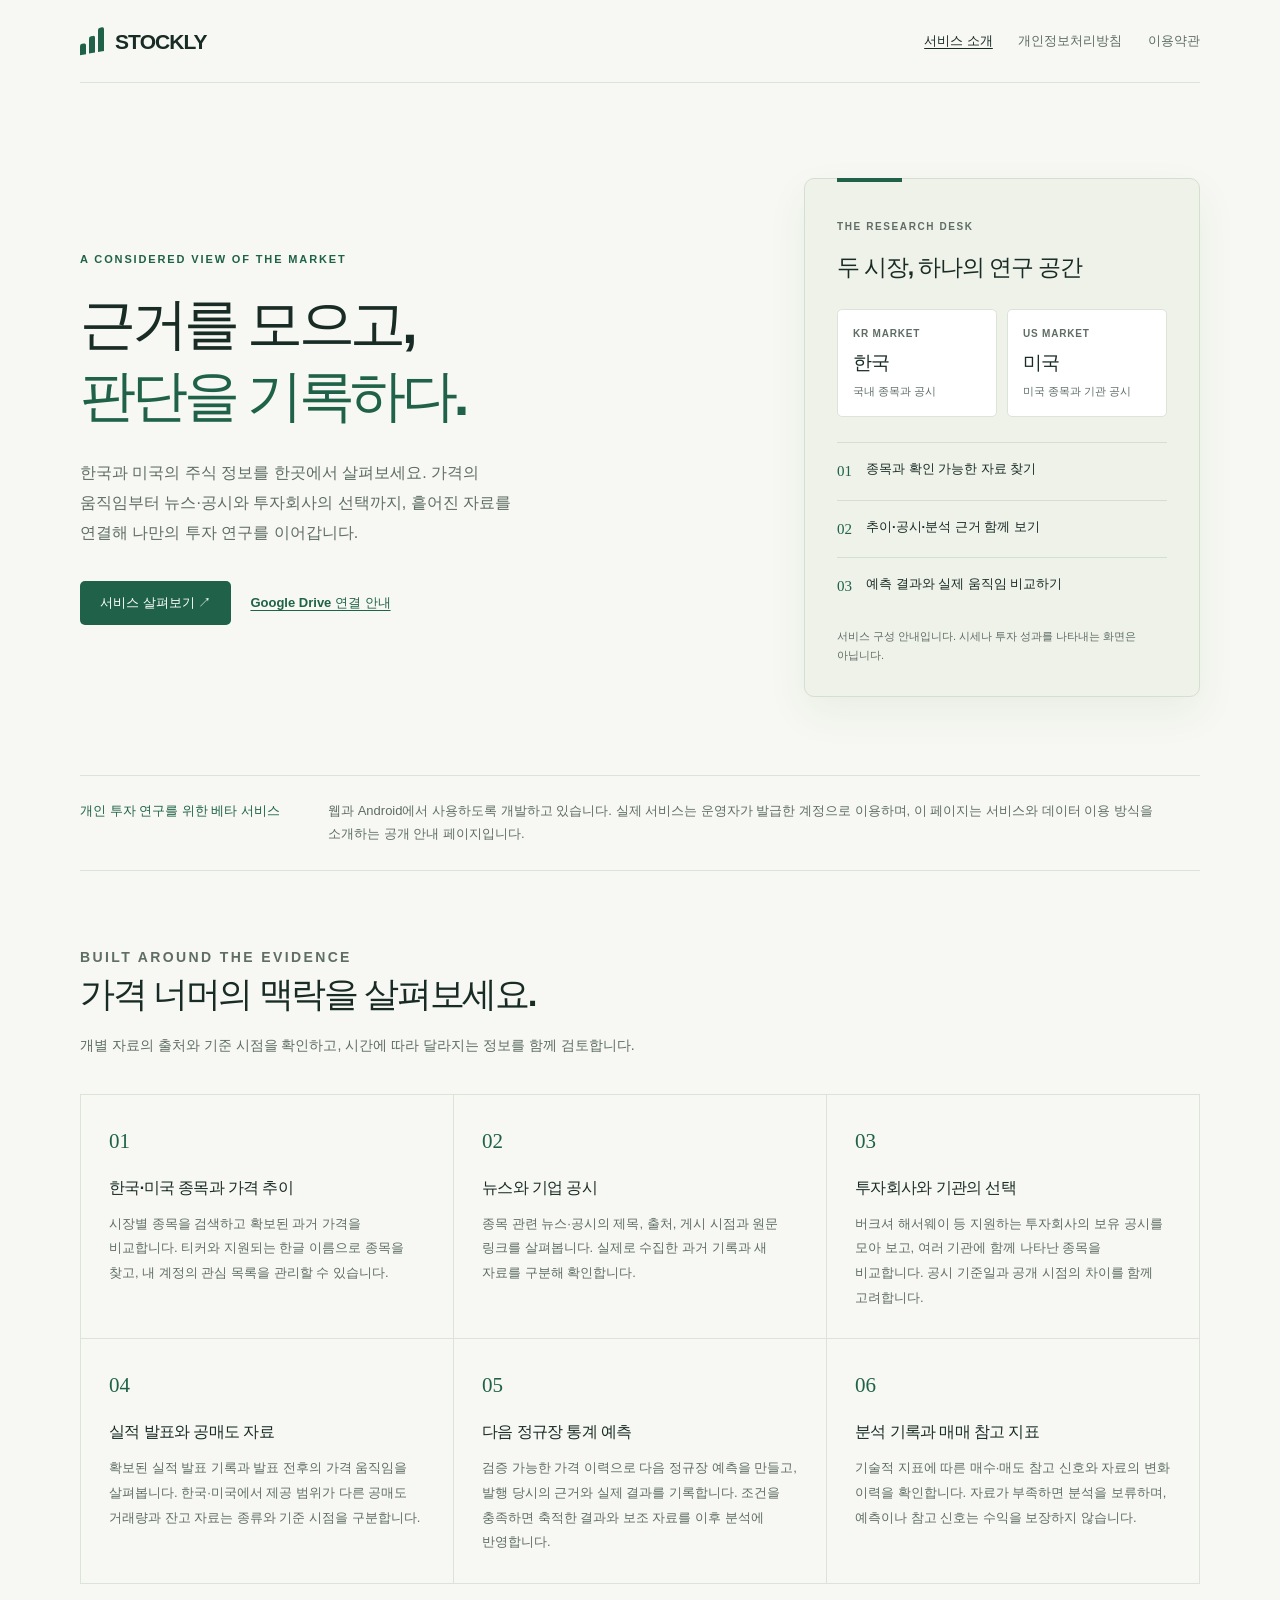
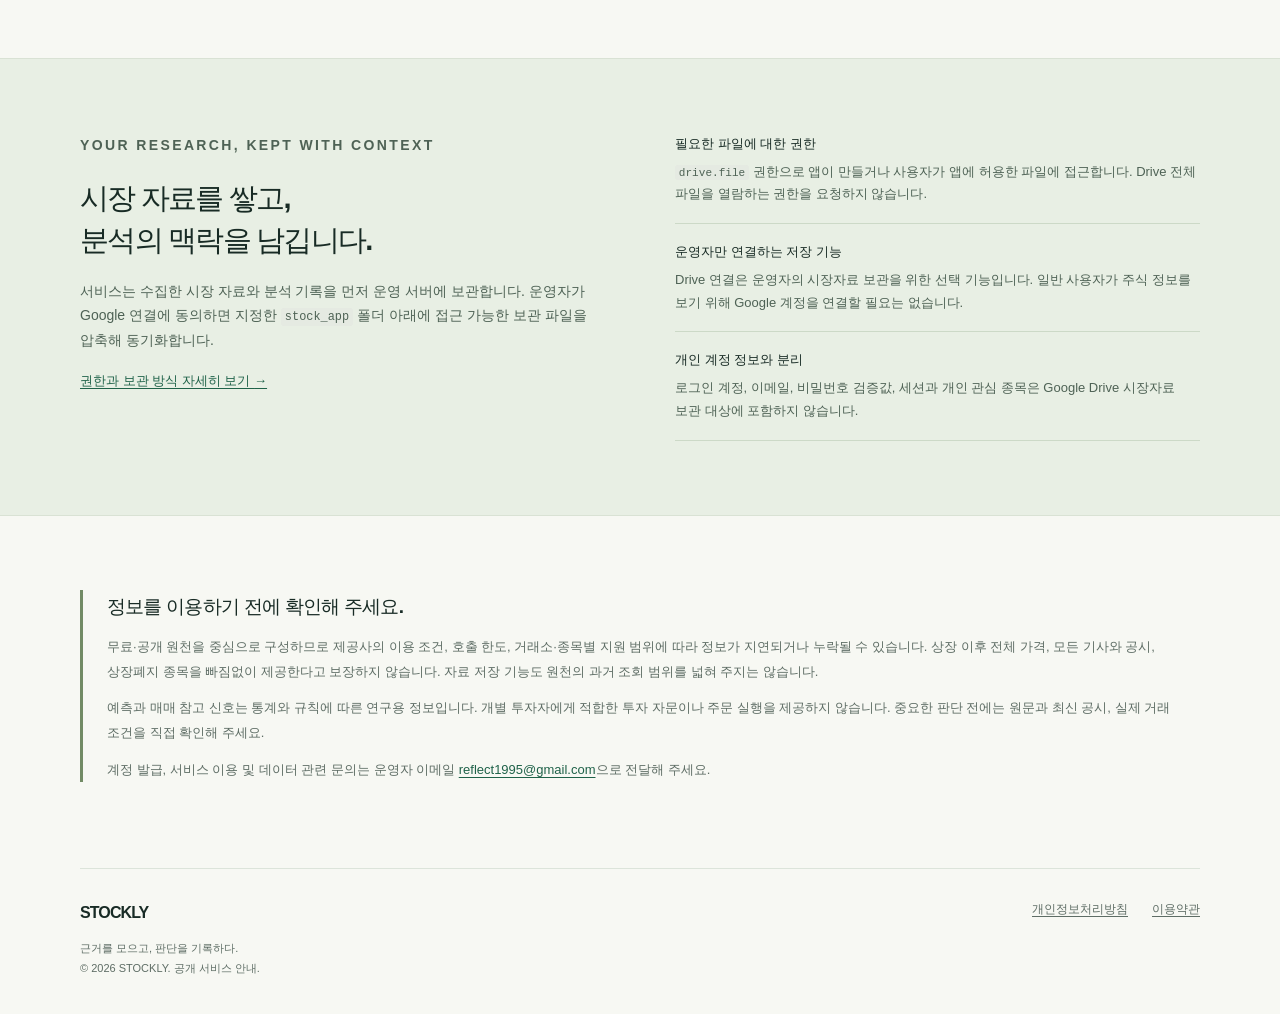
<file: index.html>
<!doctype html>
<html lang="ko">
<head>
  <meta charset="utf-8">
  <meta name="viewport" content="width=device-width, initial-scale=1">
  <meta name="description" content="STOCKLY는 한국·미국 주식의 가격, 뉴스, 공시와 분석 기록을 함께 살펴보는 개인 투자 연구 서비스입니다.">
  <meta name="theme-color" content="#1f6249">
  <meta name="google-site-verification" content="CKMnOQkIl0W7C4o9uQ8UkVCAozVMUArzRsurbURyzhg">
  <title>STOCKLY — 근거를 모으고, 판단을 기록하다</title>
  <link rel="canonical" href="https://tranzal.github.io/">
  <link rel="stylesheet" href="styles.css">
</head>
<body>
  <a class="skip" href="#main">본문으로 건너뛰기</a>
  <div class="shell">
    <header class="site-header">
      <a class="brand" href="index.html" aria-label="STOCKLY 홈"><span class="brand-mark" aria-hidden="true"><i></i><i></i><i></i></span>STOCKLY</a>
      <nav class="site-nav" aria-label="주요 메뉴">
        <a href="index.html" aria-current="page">서비스 소개</a>
        <a href="privacy.html">개인정보처리방침</a>
        <a href="terms.html">이용약관</a>
      </nav>
    </header>
    <main id="main">
      <section class="hero" aria-labelledby="hero-title">
        <div class="hero-copy">
          <p class="eyebrow">A considered view of the market</p>
          <h1 id="hero-title">근거를 모으고,<br><span>판단을 기록하다.</span></h1>
          <p>한국과 미국의 주식 정보를 한곳에서 살펴보세요. 가격의 움직임부터 뉴스·공시와 투자회사의 선택까지, 흩어진 자료를 연결해 나만의 투자 연구를 이어갑니다.</p>
          <div class="hero-actions">
            <a class="button" href="#features">서비스 살펴보기 <span aria-hidden="true">&nbsp;↗</span></a>
            <a class="subtle-link" href="privacy.html#google-drive">Google Drive 연결 안내</a>
          </div>
        </div>
        <aside class="research-card" aria-label="STOCKLY 연구 흐름">
          <span class="card-kicker">THE RESEARCH DESK</span>
          <h2>두 시장, 하나의 연구 공간</h2>
          <div class="market-pair">
            <div class="market"><span>KR MARKET</span><strong>한국</strong><small>국내 종목과 공시</small></div>
            <div class="market"><span>US MARKET</span><strong>미국</strong><small>미국 종목과 기관 공시</small></div>
          </div>
          <ol class="research-flow">
            <li><b>01</b><span>종목과 확인 가능한 자료 찾기</span></li>
            <li><b>02</b><span>추이·공시·분석 근거 함께 보기</span></li>
            <li><b>03</b><span>예측 결과와 실제 움직임 비교하기</span></li>
          </ol>
          <p class="card-note">서비스 구성 안내입니다. 시세나 투자 성과를 나타내는 화면은 아닙니다.</p>
        </aside>
      </section>
      <div class="intro-band">
        <strong>개인 투자 연구를 위한 베타 서비스</strong>
        <p>웹과 Android에서 사용하도록 개발하고 있습니다. 실제 서비스는 운영자가 발급한 계정으로 이용하며, 이 페이지는 서비스와 데이터 이용 방식을 소개하는 공개 안내 페이지입니다.</p>
      </div>
      <section class="section" id="features" aria-labelledby="features-title">
        <div class="section-heading">
          <p class="eyebrow">Built around the evidence</p>
          <h2 id="features-title">가격 너머의 맥락을 살펴보세요.</h2>
          <p>개별 자료의 출처와 기준 시점을 확인하고, 시간에 따라 달라지는 정보를 함께 검토합니다.</p>
        </div>
        <div class="feature-grid">
          <article class="feature"><span class="feature-number">01</span><h3>한국·미국 종목과 가격 추이</h3><p>시장별 종목을 검색하고 확보된 과거 가격을 비교합니다. 티커와 지원되는 한글 이름으로 종목을 찾고, 내 계정의 관심 목록을 관리할 수 있습니다.</p></article>
          <article class="feature"><span class="feature-number">02</span><h3>뉴스와 기업 공시</h3><p>종목 관련 뉴스·공시의 제목, 출처, 게시 시점과 원문 링크를 살펴봅니다. 실제로 수집한 과거 기록과 새 자료를 구분해 확인합니다.</p></article>
          <article class="feature"><span class="feature-number">03</span><h3>투자회사와 기관의 선택</h3><p>버크셔 해서웨이 등 지원하는 투자회사의 보유 공시를 모아 보고, 여러 기관에 함께 나타난 종목을 비교합니다. 공시 기준일과 공개 시점의 차이를 함께 고려합니다.</p></article>
          <article class="feature"><span class="feature-number">04</span><h3>실적 발표와 공매도 자료</h3><p>확보된 실적 발표 기록과 발표 전후의 가격 움직임을 살펴봅니다. 한국·미국에서 제공 범위가 다른 공매도 거래량과 잔고 자료는 종류와 기준 시점을 구분합니다.</p></article>
          <article class="feature"><span class="feature-number">05</span><h3>다음 정규장 통계 예측</h3><p>검증 가능한 가격 이력으로 다음 정규장 예측을 만들고, 발행 당시의 근거와 실제 결과를 기록합니다. 조건을 충족하면 축적한 결과와 보조 자료를 이후 분석에 반영합니다.</p></article>
          <article class="feature"><span class="feature-number">06</span><h3>분석 기록과 매매 참고 지표</h3><p>기술적 지표에 따른 매수·매도 참고 신호와 자료의 변화 이력을 확인합니다. 자료가 부족하면 분석을 보류하며, 예측이나 참고 신호는 수익을 보장하지 않습니다.</p></article>
        </div>
      </section>
    </main>
  </div>
  <section class="tint" aria-labelledby="drive-title">
    <div class="shell section split">
      <div>
        <p class="eyebrow">Your research, kept with context</p>
        <h2 id="drive-title">시장 자료를 쌓고,<br>분석의 맥락을 남깁니다.</h2>
        <p>서비스는 수집한 시장 자료와 분석 기록을 먼저 운영 서버에 보관합니다. 운영자가 Google 연결에 동의하면 지정한 <code>stock_app</code> 폴더 아래에 접근 가능한 보관 파일을 압축해 동기화합니다.</p>
        <a class="subtle-link" href="privacy.html#google-drive">권한과 보관 방식 자세히 보기 <span aria-hidden="true">→</span></a>
      </div>
      <dl class="facts">
        <div><dt>필요한 파일에 대한 권한</dt><dd><code>drive.file</code> 권한으로 앱이 만들거나 사용자가 앱에 허용한 파일에 접근합니다. Drive 전체 파일을 열람하는 권한을 요청하지 않습니다.</dd></div>
        <div><dt>운영자만 연결하는 저장 기능</dt><dd>Drive 연결은 운영자의 시장자료 보관을 위한 선택 기능입니다. 일반 사용자가 주식 정보를 보기 위해 Google 계정을 연결할 필요는 없습니다.</dd></div>
        <div><dt>개인 계정 정보와 분리</dt><dd>로그인 계정, 이메일, 비밀번호 검증값, 세션과 개인 관심 종목은 Google Drive 시장자료 보관 대상에 포함하지 않습니다.</dd></div>
      </dl>
    </div>
  </section>
  <div class="shell">
    <section class="section" aria-labelledby="limits-title">
      <div class="notice">
        <h2 id="limits-title">정보를 이용하기 전에 확인해 주세요.</h2>
        <p>무료·공개 원천을 중심으로 구성하므로 제공사의 이용 조건, 호출 한도, 거래소·종목별 지원 범위에 따라 정보가 지연되거나 누락될 수 있습니다. 상장 이후 전체 가격, 모든 기사와 공시, 상장폐지 종목을 빠짐없이 제공한다고 보장하지 않습니다. 자료 저장 기능도 원천의 과거 조회 범위를 넓혀 주지는 않습니다.</p>
        <p>예측과 매매 참고 신호는 통계와 규칙에 따른 연구용 정보입니다. 개별 투자자에게 적합한 투자 자문이나 주문 실행을 제공하지 않습니다. 중요한 판단 전에는 원문과 최신 공시, 실제 거래 조건을 직접 확인해 주세요.</p>
        <p>계정 발급, 서비스 이용 및 데이터 관련 문의는 운영자 이메일 <a href="mailto:reflect1995@gmail.com">reflect1995@gmail.com</a>으로 전달해 주세요.</p>
      </div>
    </section>
    <footer class="site-footer">
      <div><a class="brand" href="index.html">STOCKLY</a><p>근거를 모으고, 판단을 기록하다.<br>© 2026 STOCKLY. 공개 서비스 안내.</p></div>
      <nav class="footer-links" aria-label="정책 메뉴"><a href="privacy.html">개인정보처리방침</a><a href="terms.html">이용약관</a></nav>
    </footer>
  </div>
</body>
</html>
</file>
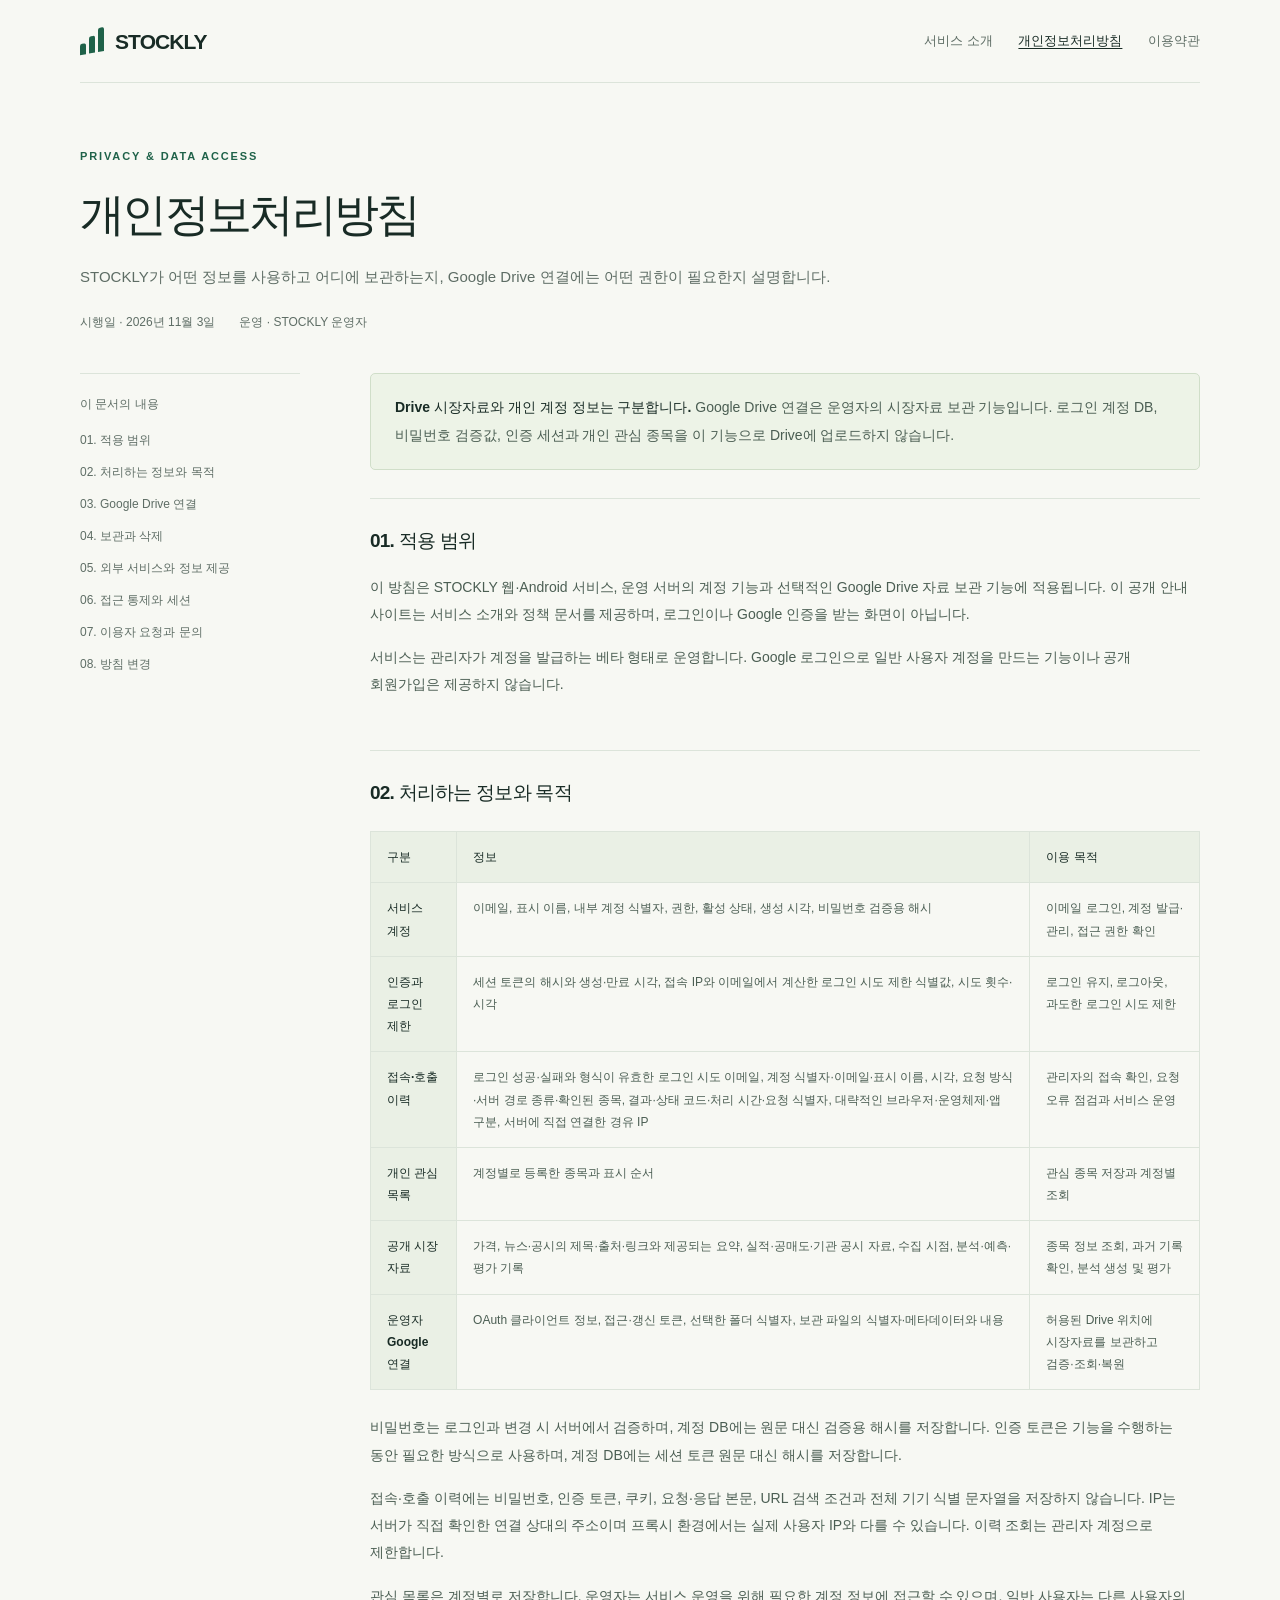
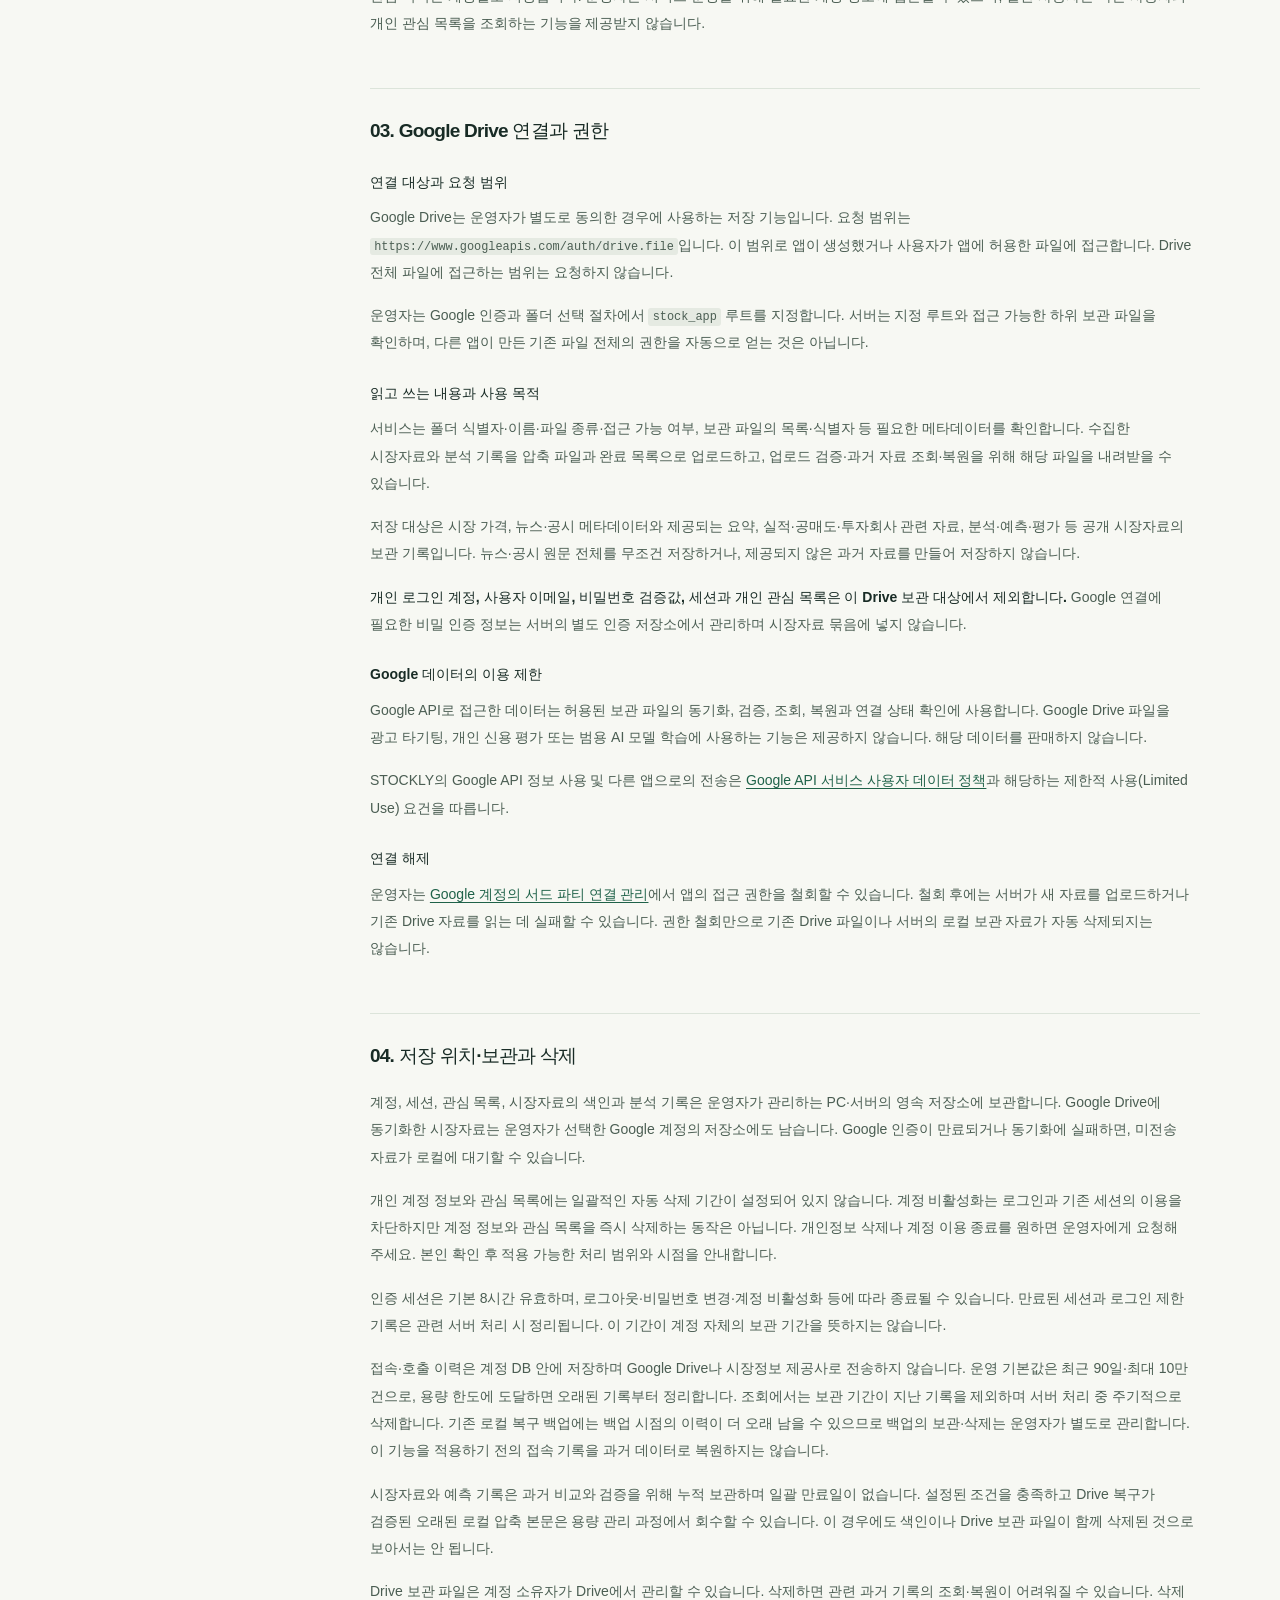
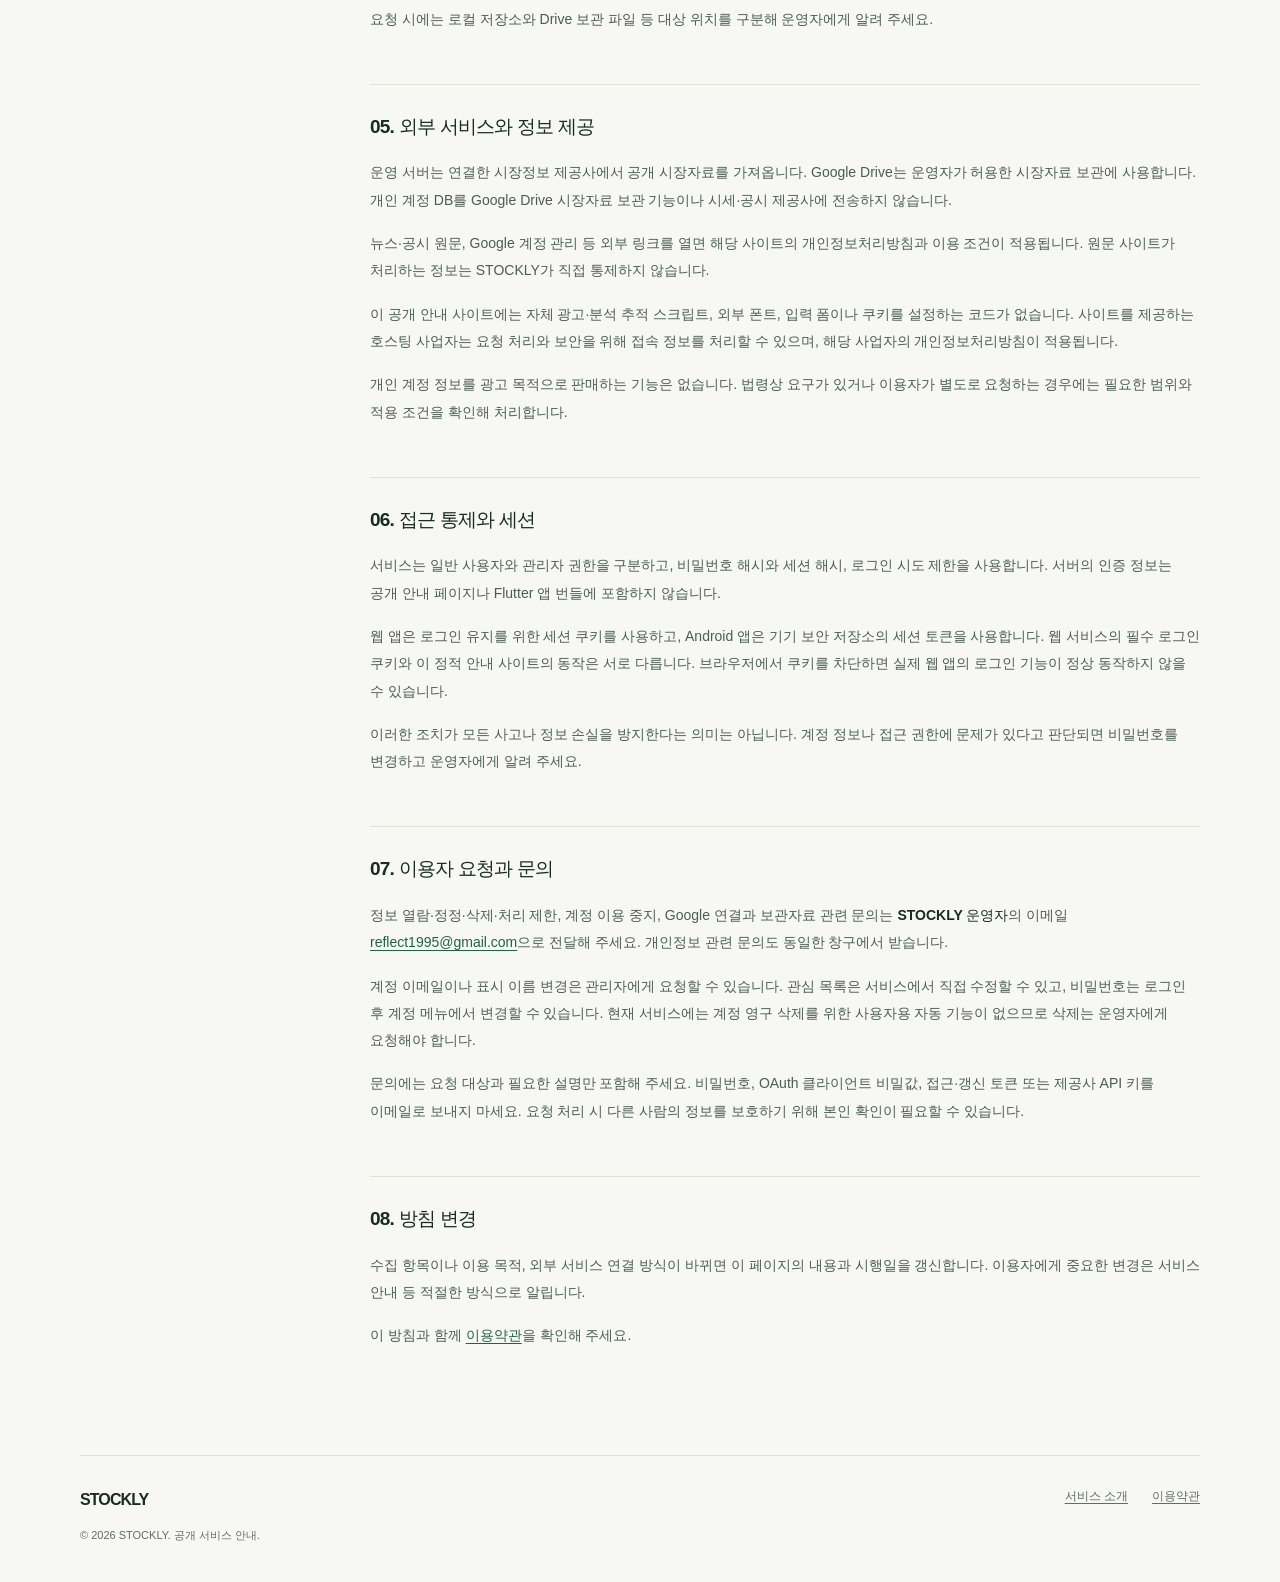
<file: privacy.html>
<!doctype html>
<html lang="ko">
<head>
  <meta charset="utf-8">
  <meta name="viewport" content="width=device-width, initial-scale=1">
  <meta name="description" content="STOCKLY의 계정 정보 처리, Google Drive 권한과 데이터 보관, 이용자 요청 방법을 안내합니다.">
  <meta name="theme-color" content="#1f6249">
  <title>개인정보처리방침 — STOCKLY</title>
  <link rel="canonical" href="https://tranzal.github.io/privacy.html">
  <link rel="stylesheet" href="styles.css">
</head>
<body>
  <a class="skip" href="#main">본문으로 건너뛰기</a>
  <div class="shell">
    <header class="site-header">
      <a class="brand" href="index.html" aria-label="STOCKLY 홈"><span class="brand-mark" aria-hidden="true"><i></i><i></i><i></i></span>STOCKLY</a>
      <nav class="site-nav" aria-label="주요 메뉴"><a href="index.html">서비스 소개</a><a href="privacy.html" aria-current="page">개인정보처리방침</a><a href="terms.html">이용약관</a></nav>
    </header>
    <main id="main">
      <header class="document-header">
        <p class="eyebrow">Privacy &amp; data access</p>
        <h1>개인정보처리방침</h1>
        <p class="lead">STOCKLY가 어떤 정보를 사용하고 어디에 보관하는지, Google Drive 연결에는 어떤 권한이 필요한지 설명합니다.</p>
        <div class="document-meta"><span>시행일 · 2026년 11월 3일</span><span>운영 · STOCKLY 운영자</span></div>
      </header>
      <div class="document-layout">
        <aside class="contents" aria-label="개인정보처리방침 목차"><h2>이 문서의 내용</h2><ol><li><a href="#scope">01. 적용 범위</a></li><li><a href="#collected-data">02. 처리하는 정보와 목적</a></li><li><a href="#google-drive">03. Google Drive 연결</a></li><li><a href="#retention">04. 보관과 삭제</a></li><li><a href="#sharing">05. 외부 서비스와 정보 제공</a></li><li><a href="#protection">06. 접근 통제와 세션</a></li><li><a href="#requests">07. 이용자 요청과 문의</a></li><li><a href="#changes">08. 방침 변경</a></li></ol></aside>
        <article class="document" aria-label="개인정보처리방침 본문">
          <div class="policy-note"><p><strong>Drive 시장자료와 개인 계정 정보는 구분합니다.</strong> Google Drive 연결은 운영자의 시장자료 보관 기능입니다. 로그인 계정 DB, 비밀번호 검증값, 인증 세션과 개인 관심 종목을 이 기능으로 Drive에 업로드하지 않습니다.</p></div>
          <section id="scope"><h2>01. 적용 범위</h2><p>이 방침은 STOCKLY 웹·Android 서비스, 운영 서버의 계정 기능과 선택적인 Google Drive 자료 보관 기능에 적용됩니다. 이 공개 안내 사이트는 서비스 소개와 정책 문서를 제공하며, 로그인이나 Google 인증을 받는 화면이 아닙니다.</p><p>서비스는 관리자가 계정을 발급하는 베타 형태로 운영합니다. Google 로그인으로 일반 사용자 계정을 만드는 기능이나 공개 회원가입은 제공하지 않습니다.</p></section>
          <section id="collected-data"><h2>02. 처리하는 정보와 목적</h2><div class="table-wrap" role="region" aria-label="정보별 이용 목적 표" tabindex="0"><table><thead><tr><th scope="col">구분</th><th scope="col">정보</th><th scope="col">이용 목적</th></tr></thead><tbody><tr><th scope="row">서비스 계정</th><td>이메일, 표시 이름, 내부 계정 식별자, 권한, 활성 상태, 생성 시각, 비밀번호 검증용 해시</td><td>이메일 로그인, 계정 발급·관리, 접근 권한 확인</td></tr><tr><th scope="row">인증과 로그인 제한</th><td>세션 토큰의 해시와 생성·만료 시각, 접속 IP와 이메일에서 계산한 로그인 시도 제한 식별값, 시도 횟수·시각</td><td>로그인 유지, 로그아웃, 과도한 로그인 시도 제한</td></tr><tr><th scope="row">접속·호출 이력</th><td>로그인 성공·실패와 형식이 유효한 로그인 시도 이메일, 계정 식별자·이메일·표시 이름, 시각, 요청 방식·서버 경로 종류·확인된 종목, 결과·상태 코드·처리 시간·요청 식별자, 대략적인 브라우저·운영체제·앱 구분, 서버에 직접 연결한 경유 IP</td><td>관리자의 접속 확인, 요청 오류 점검과 서비스 운영</td></tr><tr><th scope="row">개인 관심 목록</th><td>계정별로 등록한 종목과 표시 순서</td><td>관심 종목 저장과 계정별 조회</td></tr><tr><th scope="row">공개 시장 자료</th><td>가격, 뉴스·공시의 제목·출처·링크와 제공되는 요약, 실적·공매도·기관 공시 자료, 수집 시점, 분석·예측·평가 기록</td><td>종목 정보 조회, 과거 기록 확인, 분석 생성 및 평가</td></tr><tr><th scope="row">운영자 Google 연결</th><td>OAuth 클라이언트 정보, 접근·갱신 토큰, 선택한 폴더 식별자, 보관 파일의 식별자·메타데이터와 내용</td><td>허용된 Drive 위치에 시장자료를 보관하고 검증·조회·복원</td></tr></tbody></table></div><p>비밀번호는 로그인과 변경 시 서버에서 검증하며, 계정 DB에는 원문 대신 검증용 해시를 저장합니다. 인증 토큰은 기능을 수행하는 동안 필요한 방식으로 사용하며, 계정 DB에는 세션 토큰 원문 대신 해시를 저장합니다.</p><p>접속·호출 이력에는 비밀번호, 인증 토큰, 쿠키, 요청·응답 본문, URL 검색 조건과 전체 기기 식별 문자열을 저장하지 않습니다. IP는 서버가 직접 확인한 연결 상대의 주소이며 프록시 환경에서는 실제 사용자 IP와 다를 수 있습니다. 이력 조회는 관리자 계정으로 제한합니다.</p><p>관심 목록은 계정별로 저장합니다. 운영자는 서비스 운영을 위해 필요한 계정 정보에 접근할 수 있으며, 일반 사용자는 다른 사용자의 개인 관심 목록을 조회하는 기능을 제공받지 않습니다.</p></section>
          <section id="google-drive"><h2>03. Google Drive 연결과 권한</h2><h3>연결 대상과 요청 범위</h3><p>Google Drive는 운영자가 별도로 동의한 경우에 사용하는 저장 기능입니다. 요청 범위는 <code>https://www.googleapis.com/auth/drive.file</code>입니다. 이 범위로 앱이 생성했거나 사용자가 앱에 허용한 파일에 접근합니다. Drive 전체 파일에 접근하는 범위는 요청하지 않습니다.</p><p>운영자는 Google 인증과 폴더 선택 절차에서 <code>stock_app</code> 루트를 지정합니다. 서버는 지정 루트와 접근 가능한 하위 보관 파일을 확인하며, 다른 앱이 만든 기존 파일 전체의 권한을 자동으로 얻는 것은 아닙니다.</p><h3>읽고 쓰는 내용과 사용 목적</h3><p>서비스는 폴더 식별자·이름·파일 종류·접근 가능 여부, 보관 파일의 목록·식별자 등 필요한 메타데이터를 확인합니다. 수집한 시장자료와 분석 기록을 압축 파일과 완료 목록으로 업로드하고, 업로드 검증·과거 자료 조회·복원을 위해 해당 파일을 내려받을 수 있습니다.</p><p>저장 대상은 시장 가격, 뉴스·공시 메타데이터와 제공되는 요약, 실적·공매도·투자회사 관련 자료, 분석·예측·평가 등 공개 시장자료의 보관 기록입니다. 뉴스·공시 원문 전체를 무조건 저장하거나, 제공되지 않은 과거 자료를 만들어 저장하지 않습니다.</p><p><strong>개인 로그인 계정, 사용자 이메일, 비밀번호 검증값, 세션과 개인 관심 목록은 이 Drive 보관 대상에서 제외합니다.</strong> Google 연결에 필요한 비밀 인증 정보는 서버의 별도 인증 저장소에서 관리하며 시장자료 묶음에 넣지 않습니다.</p><h3>Google 데이터의 이용 제한</h3><p>Google API로 접근한 데이터는 허용된 보관 파일의 동기화, 검증, 조회, 복원과 연결 상태 확인에 사용합니다. Google Drive 파일을 광고 타기팅, 개인 신용 평가 또는 범용 AI 모델 학습에 사용하는 기능은 제공하지 않습니다. 해당 데이터를 판매하지 않습니다.</p><p>STOCKLY의 Google API 정보 사용 및 다른 앱으로의 전송은 <a href="https://developers.google.com/terms/api-services-user-data-policy">Google API 서비스 사용자 데이터 정책</a>과 해당하는 제한적 사용(Limited Use) 요건을 따릅니다.</p><h3>연결 해제</h3><p>운영자는 <a href="https://myaccount.google.com/connections">Google 계정의 서드 파티 연결 관리</a>에서 앱의 접근 권한을 철회할 수 있습니다. 철회 후에는 서버가 새 자료를 업로드하거나 기존 Drive 자료를 읽는 데 실패할 수 있습니다. 권한 철회만으로 기존 Drive 파일이나 서버의 로컬 보관 자료가 자동 삭제되지는 않습니다.</p></section>
          <section id="retention"><h2>04. 저장 위치·보관과 삭제</h2><p>계정, 세션, 관심 목록, 시장자료의 색인과 분석 기록은 운영자가 관리하는 PC·서버의 영속 저장소에 보관합니다. Google Drive에 동기화한 시장자료는 운영자가 선택한 Google 계정의 저장소에도 남습니다. Google 인증이 만료되거나 동기화에 실패하면, 미전송 자료가 로컬에 대기할 수 있습니다.</p><p>개인 계정 정보와 관심 목록에는 일괄적인 자동 삭제 기간이 설정되어 있지 않습니다. 계정 비활성화는 로그인과 기존 세션의 이용을 차단하지만 계정 정보와 관심 목록을 즉시 삭제하는 동작은 아닙니다. 개인정보 삭제나 계정 이용 종료를 원하면 운영자에게 요청해 주세요. 본인 확인 후 적용 가능한 처리 범위와 시점을 안내합니다.</p><p>인증 세션은 기본 8시간 유효하며, 로그아웃·비밀번호 변경·계정 비활성화 등에 따라 종료될 수 있습니다. 만료된 세션과 로그인 제한 기록은 관련 서버 처리 시 정리됩니다. 이 기간이 계정 자체의 보관 기간을 뜻하지는 않습니다.</p><p>접속·호출 이력은 계정 DB 안에 저장하며 Google Drive나 시장정보 제공사로 전송하지 않습니다. 운영 기본값은 최근 90일·최대 10만 건으로, 용량 한도에 도달하면 오래된 기록부터 정리합니다. 조회에서는 보관 기간이 지난 기록을 제외하며 서버 처리 중 주기적으로 삭제합니다. 기존 로컬 복구 백업에는 백업 시점의 이력이 더 오래 남을 수 있으므로 백업의 보관·삭제는 운영자가 별도로 관리합니다. 이 기능을 적용하기 전의 접속 기록을 과거 데이터로 복원하지는 않습니다.</p><p>시장자료와 예측 기록은 과거 비교와 검증을 위해 누적 보관하며 일괄 만료일이 없습니다. 설정된 조건을 충족하고 Drive 복구가 검증된 오래된 로컬 압축 본문은 용량 관리 과정에서 회수할 수 있습니다. 이 경우에도 색인이나 Drive 보관 파일이 함께 삭제된 것으로 보아서는 안 됩니다.</p><p>Drive 보관 파일은 계정 소유자가 Drive에서 관리할 수 있습니다. 삭제하면 관련 과거 기록의 조회·복원이 어려워질 수 있습니다. 삭제 요청 시에는 로컬 저장소와 Drive 보관 파일 등 대상 위치를 구분해 운영자에게 알려 주세요.</p></section>
          <section id="sharing"><h2>05. 외부 서비스와 정보 제공</h2><p>운영 서버는 연결한 시장정보 제공사에서 공개 시장자료를 가져옵니다. Google Drive는 운영자가 허용한 시장자료 보관에 사용합니다. 개인 계정 DB를 Google Drive 시장자료 보관 기능이나 시세·공시 제공사에 전송하지 않습니다.</p><p>뉴스·공시 원문, Google 계정 관리 등 외부 링크를 열면 해당 사이트의 개인정보처리방침과 이용 조건이 적용됩니다. 원문 사이트가 처리하는 정보는 STOCKLY가 직접 통제하지 않습니다.</p><p>이 공개 안내 사이트에는 자체 광고·분석 추적 스크립트, 외부 폰트, 입력 폼이나 쿠키를 설정하는 코드가 없습니다. 사이트를 제공하는 호스팅 사업자는 요청 처리와 보안을 위해 접속 정보를 처리할 수 있으며, 해당 사업자의 개인정보처리방침이 적용됩니다.</p><p>개인 계정 정보를 광고 목적으로 판매하는 기능은 없습니다. 법령상 요구가 있거나 이용자가 별도로 요청하는 경우에는 필요한 범위와 적용 조건을 확인해 처리합니다.</p></section>
          <section id="protection"><h2>06. 접근 통제와 세션</h2><p>서비스는 일반 사용자와 관리자 권한을 구분하고, 비밀번호 해시와 세션 해시, 로그인 시도 제한을 사용합니다. 서버의 인증 정보는 공개 안내 페이지나 Flutter 앱 번들에 포함하지 않습니다.</p><p>웹 앱은 로그인 유지를 위한 세션 쿠키를 사용하고, Android 앱은 기기 보안 저장소의 세션 토큰을 사용합니다. 웹 서비스의 필수 로그인 쿠키와 이 정적 안내 사이트의 동작은 서로 다릅니다. 브라우저에서 쿠키를 차단하면 실제 웹 앱의 로그인 기능이 정상 동작하지 않을 수 있습니다.</p><p>이러한 조치가 모든 사고나 정보 손실을 방지한다는 의미는 아닙니다. 계정 정보나 접근 권한에 문제가 있다고 판단되면 비밀번호를 변경하고 운영자에게 알려 주세요.</p></section>
          <section id="requests"><h2>07. 이용자 요청과 문의</h2><p>정보 열람·정정·삭제·처리 제한, 계정 이용 중지, Google 연결과 보관자료 관련 문의는 <strong>STOCKLY 운영자</strong>의 이메일 <a href="mailto:reflect1995@gmail.com">reflect1995@gmail.com</a>으로 전달해 주세요. 개인정보 관련 문의도 동일한 창구에서 받습니다.</p><p>계정 이메일이나 표시 이름 변경은 관리자에게 요청할 수 있습니다. 관심 목록은 서비스에서 직접 수정할 수 있고, 비밀번호는 로그인 후 계정 메뉴에서 변경할 수 있습니다. 현재 서비스에는 계정 영구 삭제를 위한 사용자용 자동 기능이 없으므로 삭제는 운영자에게 요청해야 합니다.</p><p>문의에는 요청 대상과 필요한 설명만 포함해 주세요. 비밀번호, OAuth 클라이언트 비밀값, 접근·갱신 토큰 또는 제공사 API 키를 이메일로 보내지 마세요. 요청 처리 시 다른 사람의 정보를 보호하기 위해 본인 확인이 필요할 수 있습니다.</p></section>
          <section id="changes"><h2>08. 방침 변경</h2><p>수집 항목이나 이용 목적, 외부 서비스 연결 방식이 바뀌면 이 페이지의 내용과 시행일을 갱신합니다. 이용자에게 중요한 변경은 서비스 안내 등 적절한 방식으로 알립니다.</p><p>이 방침과 함께 <a href="terms.html">이용약관</a>을 확인해 주세요.</p></section>
        </article>
      </div>
    </main>
    <footer class="site-footer"><div><a class="brand" href="index.html">STOCKLY</a><p>© 2026 STOCKLY. 공개 서비스 안내.</p></div><nav class="footer-links" aria-label="정책 메뉴"><a href="index.html">서비스 소개</a><a href="terms.html">이용약관</a></nav></footer>
  </div>
</body>
</html>
</file>
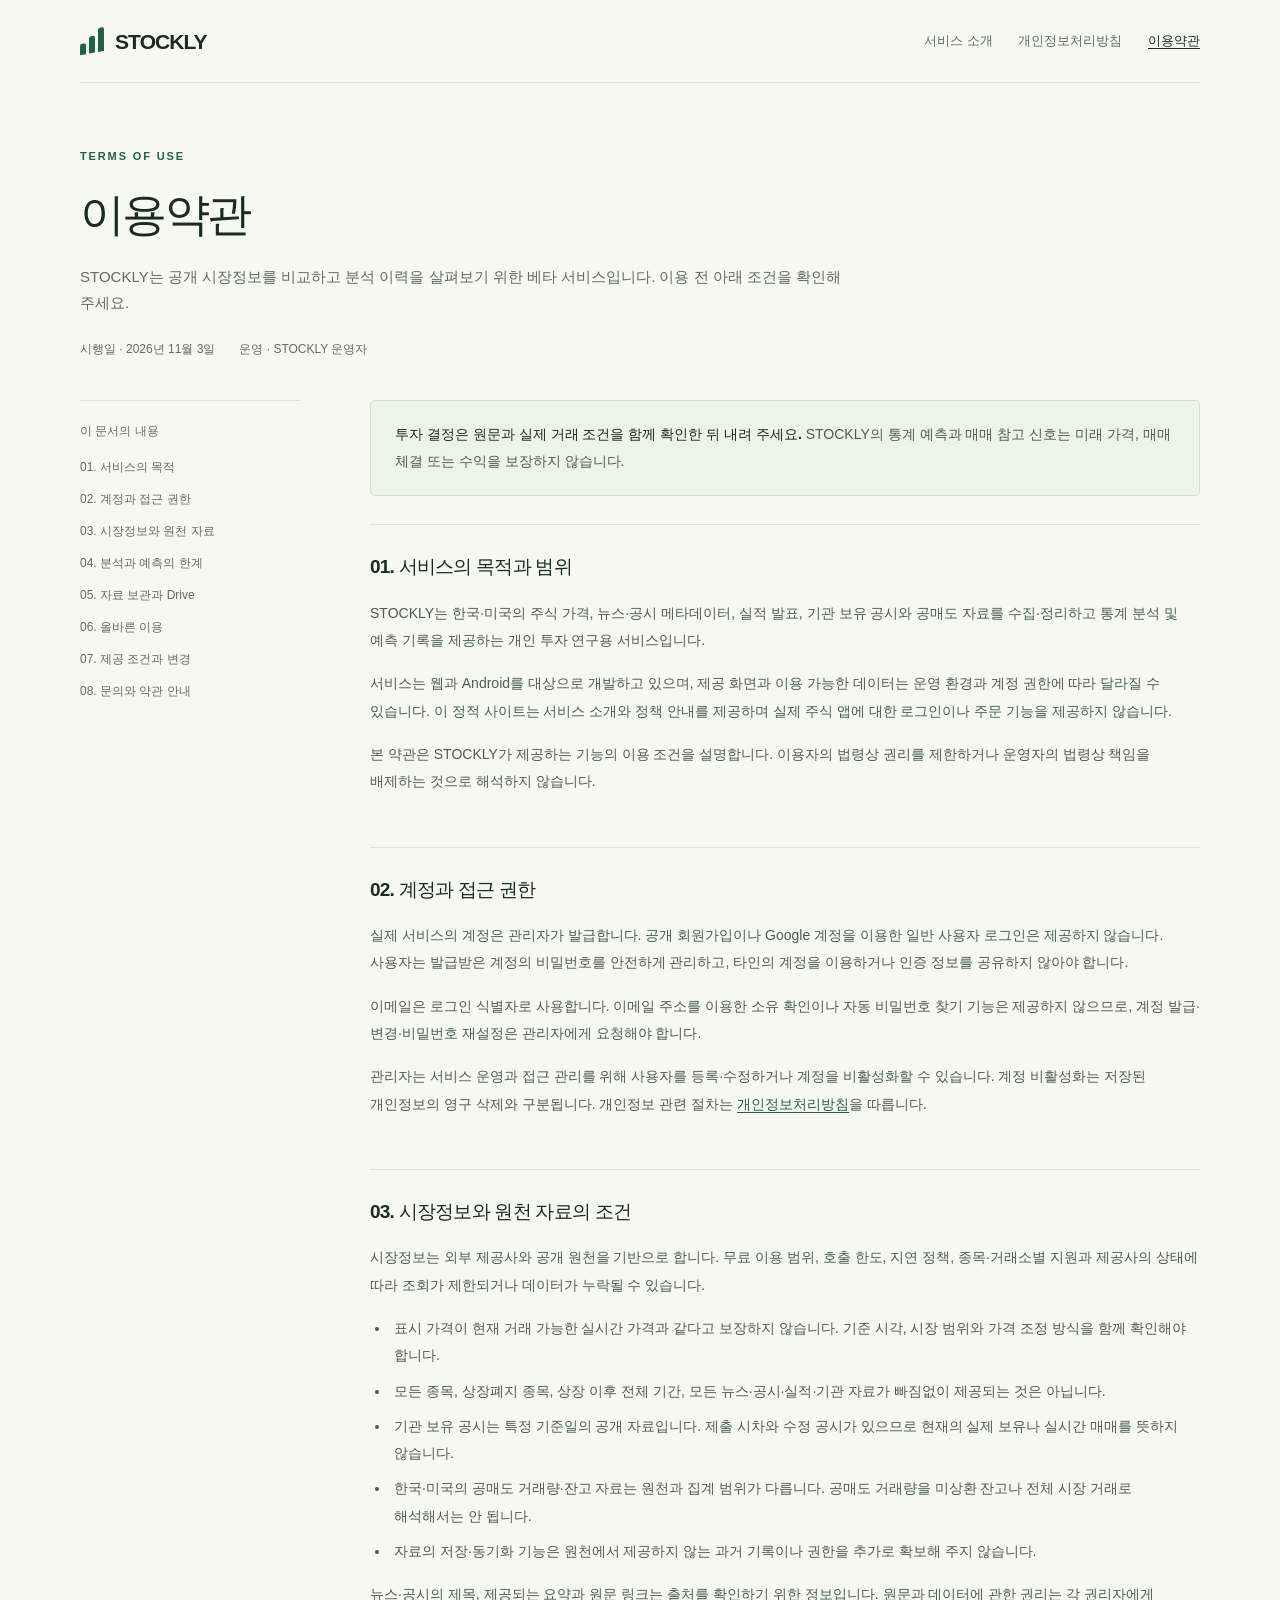
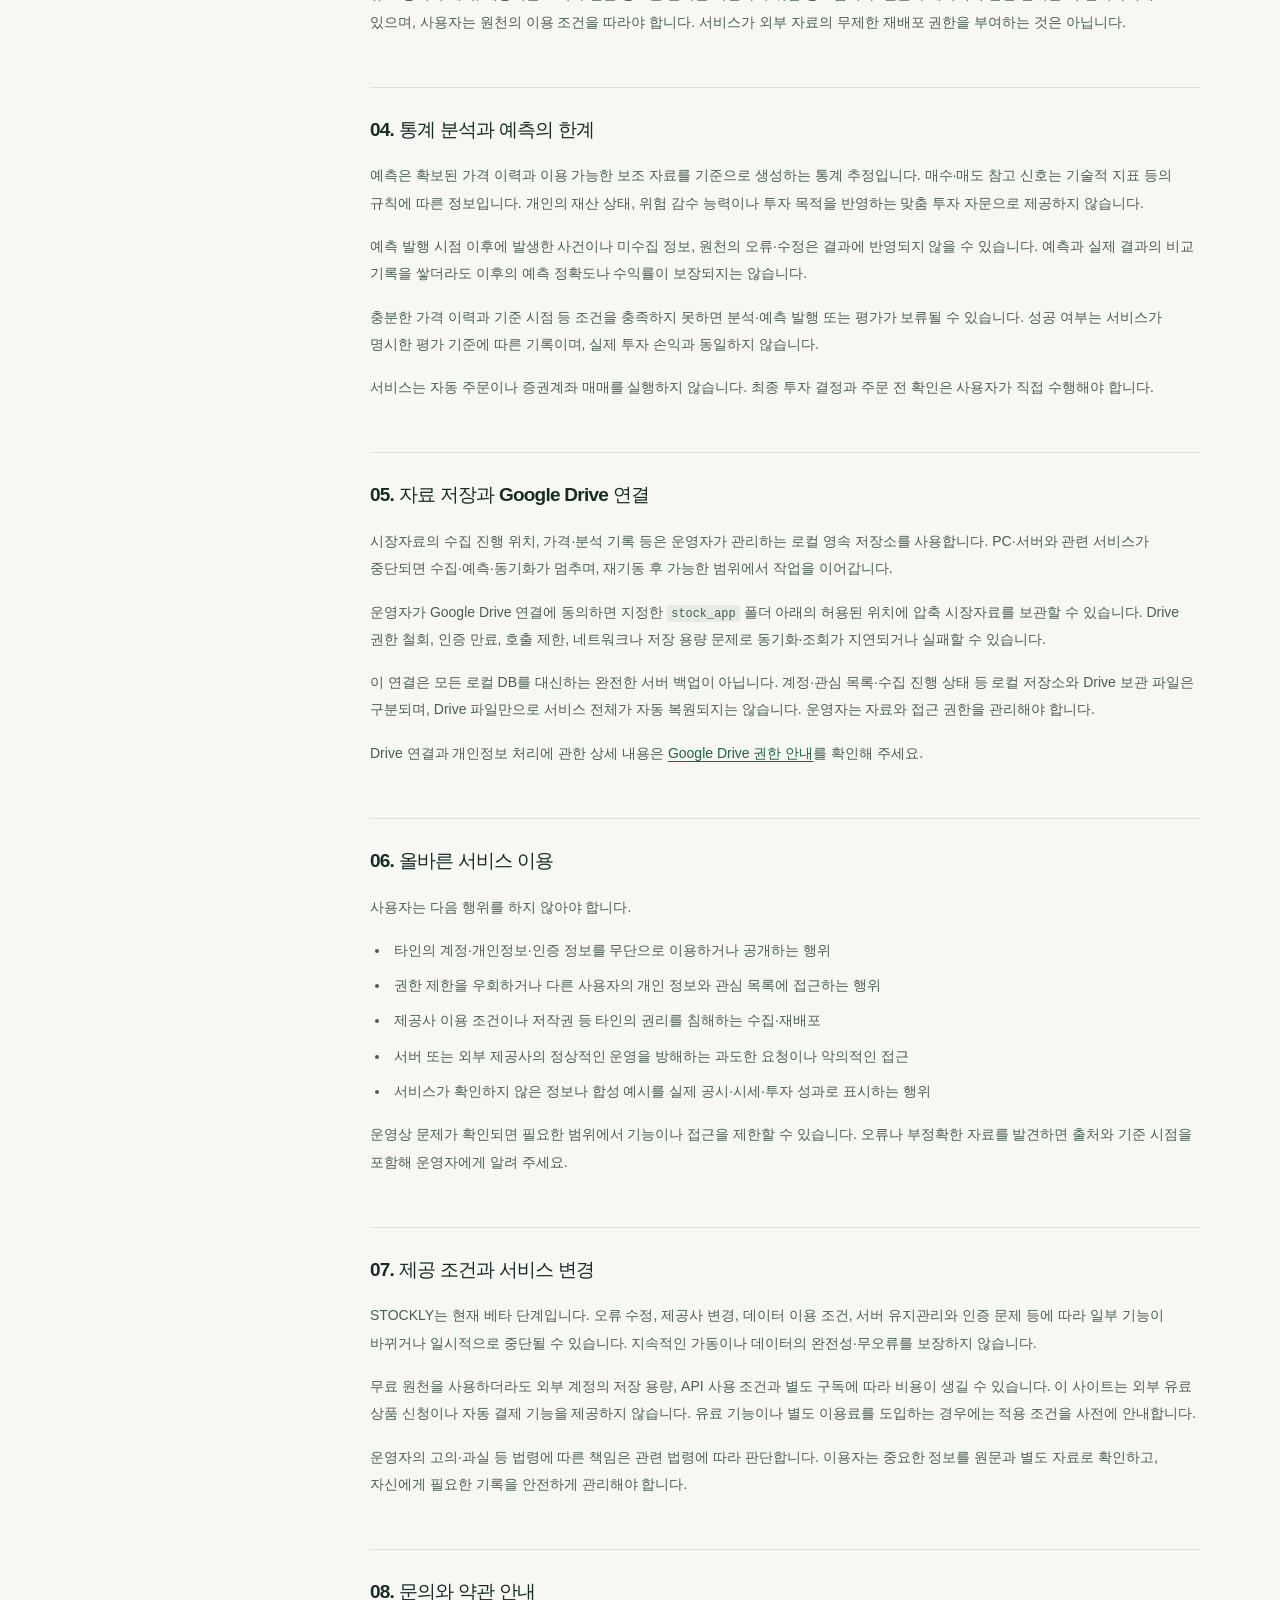
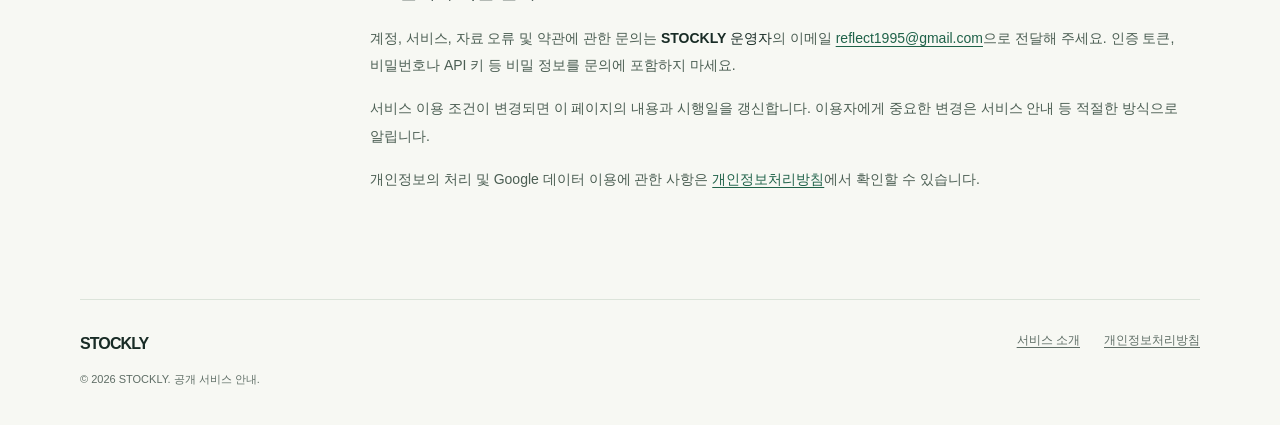
<file: terms.html>
<!doctype html>
<html lang="ko">
<head>
  <meta charset="utf-8">
  <meta name="viewport" content="width=device-width, initial-scale=1">
  <meta name="description" content="STOCKLY 베타 서비스의 이용 조건, 시장정보와 예측의 한계, 계정 및 Google Drive 자료 관리 사항을 안내합니다.">
  <meta name="theme-color" content="#1f6249">
  <title>이용약관 — STOCKLY</title>
  <link rel="canonical" href="https://tranzal.github.io/terms.html">
  <link rel="stylesheet" href="styles.css">
</head>
<body>
  <a class="skip" href="#main">본문으로 건너뛰기</a>
  <div class="shell">
    <header class="site-header">
      <a class="brand" href="index.html" aria-label="STOCKLY 홈"><span class="brand-mark" aria-hidden="true"><i></i><i></i><i></i></span>STOCKLY</a>
      <nav class="site-nav" aria-label="주요 메뉴"><a href="index.html">서비스 소개</a><a href="privacy.html">개인정보처리방침</a><a href="terms.html" aria-current="page">이용약관</a></nav>
    </header>
    <main id="main">
      <header class="document-header">
        <p class="eyebrow">Terms of use</p>
        <h1>이용약관</h1>
        <p class="lead">STOCKLY는 공개 시장정보를 비교하고 분석 이력을 살펴보기 위한 베타 서비스입니다. 이용 전 아래 조건을 확인해 주세요.</p>
        <div class="document-meta"><span>시행일 · 2026년 11월 3일</span><span>운영 · STOCKLY 운영자</span></div>
      </header>
      <div class="document-layout">
        <aside class="contents" aria-label="이용약관 목차"><h2>이 문서의 내용</h2><ol><li><a href="#purpose">01. 서비스의 목적</a></li><li><a href="#account">02. 계정과 접근 권한</a></li><li><a href="#data">03. 시장정보와 원천 자료</a></li><li><a href="#analysis">04. 분석과 예측의 한계</a></li><li><a href="#storage">05. 자료 보관과 Drive</a></li><li><a href="#proper-use">06. 올바른 이용</a></li><li><a href="#availability">07. 제공 조건과 변경</a></li><li><a href="#contact">08. 문의와 약관 안내</a></li></ol></aside>
        <article class="document" aria-label="이용약관 본문">
          <div class="policy-note"><p><strong>투자 결정은 원문과 실제 거래 조건을 함께 확인한 뒤 내려 주세요.</strong> STOCKLY의 통계 예측과 매매 참고 신호는 미래 가격, 매매 체결 또는 수익을 보장하지 않습니다.</p></div>
          <section id="purpose"><h2>01. 서비스의 목적과 범위</h2><p>STOCKLY는 한국·미국의 주식 가격, 뉴스·공시 메타데이터, 실적 발표, 기관 보유 공시와 공매도 자료를 수집·정리하고 통계 분석 및 예측 기록을 제공하는 개인 투자 연구용 서비스입니다.</p><p>서비스는 웹과 Android를 대상으로 개발하고 있으며, 제공 화면과 이용 가능한 데이터는 운영 환경과 계정 권한에 따라 달라질 수 있습니다. 이 정적 사이트는 서비스 소개와 정책 안내를 제공하며 실제 주식 앱에 대한 로그인이나 주문 기능을 제공하지 않습니다.</p><p>본 약관은 STOCKLY가 제공하는 기능의 이용 조건을 설명합니다. 이용자의 법령상 권리를 제한하거나 운영자의 법령상 책임을 배제하는 것으로 해석하지 않습니다.</p></section>
          <section id="account"><h2>02. 계정과 접근 권한</h2><p>실제 서비스의 계정은 관리자가 발급합니다. 공개 회원가입이나 Google 계정을 이용한 일반 사용자 로그인은 제공하지 않습니다. 사용자는 발급받은 계정의 비밀번호를 안전하게 관리하고, 타인의 계정을 이용하거나 인증 정보를 공유하지 않아야 합니다.</p><p>이메일은 로그인 식별자로 사용합니다. 이메일 주소를 이용한 소유 확인이나 자동 비밀번호 찾기 기능은 제공하지 않으므로, 계정 발급·변경·비밀번호 재설정은 관리자에게 요청해야 합니다.</p><p>관리자는 서비스 운영과 접근 관리를 위해 사용자를 등록·수정하거나 계정을 비활성화할 수 있습니다. 계정 비활성화는 저장된 개인정보의 영구 삭제와 구분됩니다. 개인정보 관련 절차는 <a href="privacy.html">개인정보처리방침</a>을 따릅니다.</p></section>
          <section id="data"><h2>03. 시장정보와 원천 자료의 조건</h2><p>시장정보는 외부 제공사와 공개 원천을 기반으로 합니다. 무료 이용 범위, 호출 한도, 지연 정책, 종목·거래소별 지원과 제공사의 상태에 따라 조회가 제한되거나 데이터가 누락될 수 있습니다.</p><ul><li>표시 가격이 현재 거래 가능한 실시간 가격과 같다고 보장하지 않습니다. 기준 시각, 시장 범위와 가격 조정 방식을 함께 확인해야 합니다.</li><li>모든 종목, 상장폐지 종목, 상장 이후 전체 기간, 모든 뉴스·공시·실적·기관 자료가 빠짐없이 제공되는 것은 아닙니다.</li><li>기관 보유 공시는 특정 기준일의 공개 자료입니다. 제출 시차와 수정 공시가 있으므로 현재의 실제 보유나 실시간 매매를 뜻하지 않습니다.</li><li>한국·미국의 공매도 거래량·잔고 자료는 원천과 집계 범위가 다릅니다. 공매도 거래량을 미상환 잔고나 전체 시장 거래로 해석해서는 안 됩니다.</li><li>자료의 저장·동기화 기능은 원천에서 제공하지 않는 과거 기록이나 권한을 추가로 확보해 주지 않습니다.</li></ul><p>뉴스·공시의 제목, 제공되는 요약과 원문 링크는 출처를 확인하기 위한 정보입니다. 원문과 데이터에 관한 권리는 각 권리자에게 있으며, 사용자는 원천의 이용 조건을 따라야 합니다. 서비스가 외부 자료의 무제한 재배포 권한을 부여하는 것은 아닙니다.</p></section>
          <section id="analysis"><h2>04. 통계 분석과 예측의 한계</h2><p>예측은 확보된 가격 이력과 이용 가능한 보조 자료를 기준으로 생성하는 통계 추정입니다. 매수·매도 참고 신호는 기술적 지표 등의 규칙에 따른 정보입니다. 개인의 재산 상태, 위험 감수 능력이나 투자 목적을 반영하는 맞춤 투자 자문으로 제공하지 않습니다.</p><p>예측 발행 시점 이후에 발생한 사건이나 미수집 정보, 원천의 오류·수정은 결과에 반영되지 않을 수 있습니다. 예측과 실제 결과의 비교 기록을 쌓더라도 이후의 예측 정확도나 수익률이 보장되지는 않습니다.</p><p>충분한 가격 이력과 기준 시점 등 조건을 충족하지 못하면 분석·예측 발행 또는 평가가 보류될 수 있습니다. 성공 여부는 서비스가 명시한 평가 기준에 따른 기록이며, 실제 투자 손익과 동일하지 않습니다.</p><p>서비스는 자동 주문이나 증권계좌 매매를 실행하지 않습니다. 최종 투자 결정과 주문 전 확인은 사용자가 직접 수행해야 합니다.</p></section>
          <section id="storage"><h2>05. 자료 저장과 Google Drive 연결</h2><p>시장자료의 수집 진행 위치, 가격·분석 기록 등은 운영자가 관리하는 로컬 영속 저장소를 사용합니다. PC·서버와 관련 서비스가 중단되면 수집·예측·동기화가 멈추며, 재기동 후 가능한 범위에서 작업을 이어갑니다.</p><p>운영자가 Google Drive 연결에 동의하면 지정한 <code>stock_app</code> 폴더 아래의 허용된 위치에 압축 시장자료를 보관할 수 있습니다. Drive 권한 철회, 인증 만료, 호출 제한, 네트워크나 저장 용량 문제로 동기화·조회가 지연되거나 실패할 수 있습니다.</p><p>이 연결은 모든 로컬 DB를 대신하는 완전한 서버 백업이 아닙니다. 계정·관심 목록·수집 진행 상태 등 로컬 저장소와 Drive 보관 파일은 구분되며, Drive 파일만으로 서비스 전체가 자동 복원되지는 않습니다. 운영자는 자료와 접근 권한을 관리해야 합니다.</p><p>Drive 연결과 개인정보 처리에 관한 상세 내용은 <a href="privacy.html#google-drive">Google Drive 권한 안내</a>를 확인해 주세요.</p></section>
          <section id="proper-use"><h2>06. 올바른 서비스 이용</h2><p>사용자는 다음 행위를 하지 않아야 합니다.</p><ul><li>타인의 계정·개인정보·인증 정보를 무단으로 이용하거나 공개하는 행위</li><li>권한 제한을 우회하거나 다른 사용자의 개인 정보와 관심 목록에 접근하는 행위</li><li>제공사 이용 조건이나 저작권 등 타인의 권리를 침해하는 수집·재배포</li><li>서버 또는 외부 제공사의 정상적인 운영을 방해하는 과도한 요청이나 악의적인 접근</li><li>서비스가 확인하지 않은 정보나 합성 예시를 실제 공시·시세·투자 성과로 표시하는 행위</li></ul><p>운영상 문제가 확인되면 필요한 범위에서 기능이나 접근을 제한할 수 있습니다. 오류나 부정확한 자료를 발견하면 출처와 기준 시점을 포함해 운영자에게 알려 주세요.</p></section>
          <section id="availability"><h2>07. 제공 조건과 서비스 변경</h2><p>STOCKLY는 현재 베타 단계입니다. 오류 수정, 제공사 변경, 데이터 이용 조건, 서버 유지관리와 인증 문제 등에 따라 일부 기능이 바뀌거나 일시적으로 중단될 수 있습니다. 지속적인 가동이나 데이터의 완전성·무오류를 보장하지 않습니다.</p><p>무료 원천을 사용하더라도 외부 계정의 저장 용량, API 사용 조건과 별도 구독에 따라 비용이 생길 수 있습니다. 이 사이트는 외부 유료 상품 신청이나 자동 결제 기능을 제공하지 않습니다. 유료 기능이나 별도 이용료를 도입하는 경우에는 적용 조건을 사전에 안내합니다.</p><p>운영자의 고의·과실 등 법령에 따른 책임은 관련 법령에 따라 판단합니다. 이용자는 중요한 정보를 원문과 별도 자료로 확인하고, 자신에게 필요한 기록을 안전하게 관리해야 합니다.</p></section>
          <section id="contact"><h2>08. 문의와 약관 안내</h2><p>계정, 서비스, 자료 오류 및 약관에 관한 문의는 <strong>STOCKLY 운영자</strong>의 이메일 <a href="mailto:reflect1995@gmail.com">reflect1995@gmail.com</a>으로 전달해 주세요. 인증 토큰, 비밀번호나 API 키 등 비밀 정보를 문의에 포함하지 마세요.</p><p>서비스 이용 조건이 변경되면 이 페이지의 내용과 시행일을 갱신합니다. 이용자에게 중요한 변경은 서비스 안내 등 적절한 방식으로 알립니다.</p><p>개인정보의 처리 및 Google 데이터 이용에 관한 사항은 <a href="privacy.html">개인정보처리방침</a>에서 확인할 수 있습니다.</p></section>
        </article>
      </div>
    </main>
    <footer class="site-footer"><div><a class="brand" href="index.html">STOCKLY</a><p>© 2026 STOCKLY. 공개 서비스 안내.</p></div><nav class="footer-links" aria-label="정책 메뉴"><a href="index.html">서비스 소개</a><a href="privacy.html">개인정보처리방침</a></nav></footer>
  </div>
</body>
</html>
</file>
<file: styles.css>
:root {
  color-scheme: light;
  --paper: #f7f8f3;
  --surface: #ffffff;
  --ink: #182b25;
  --muted: #5e6d65;
  --line: #dce4da;
  --green: #1f6249;
  --wash: #e8efe4;
  --serif: Georgia, "Times New Roman", serif;
  font-family: -apple-system, BlinkMacSystemFont, "Apple SD Gothic Neo", "Malgun Gothic", "Noto Sans KR", sans-serif;
  font-synthesis: none;
  text-rendering: optimizeLegibility;
  -webkit-font-smoothing: antialiased;
}
* { box-sizing: border-box; }
html { scroll-behavior: smooth; scroll-padding-top: 2rem; }
body { margin: 0; background: var(--paper); color: var(--ink); line-height: 1.75; word-break: keep-all; overflow-wrap: anywhere; }
a { color: var(--green); text-underline-offset: .24em; }
a:hover { text-decoration-thickness: 2px; }
a:focus-visible, summary:focus-visible { outline: 3px solid #ab8b29; outline-offset: 5px; border-radius: 2px; }
.skip { position: absolute; top: -5rem; left: 1rem; padding: .6rem 1rem; background: var(--ink); color: white; z-index: 5; }
.skip:focus { top: 1rem; }
.shell { width: min(1120px, calc(100% - 80px)); margin-inline: auto; }
.site-header { display: flex; align-items: center; justify-content: space-between; gap: 2rem; padding-block: 29px; border-bottom: 1px solid var(--line); }
.brand { display: inline-flex; align-items: center; gap: 10px; color: var(--ink); text-decoration: none; font-size: 21px; font-weight: 800; letter-spacing: -.9px; line-height: 1; }
.brand-mark { display: inline-flex; align-items: end; gap: 3px; width: 25px; height: 24px; transform: skewY(-10deg); }
.brand-mark i { display: block; width: 6px; background: var(--green); border-radius: 2px 2px 0 0; }
.brand-mark i:nth-child(1) { height: 11px; }
.brand-mark i:nth-child(2) { height: 17px; }
.brand-mark i:nth-child(3) { height: 24px; }
.site-nav { display: flex; flex-wrap: wrap; gap: 1.6rem; font-size: 13px; font-weight: 600; }
.site-nav a { text-decoration: none; color: var(--muted); }
.site-nav a[aria-current="page"] { color: var(--ink); text-decoration: underline; }
.eyebrow { margin: 0 0 1.2rem; color: var(--green); font-size: 11px; font-weight: 800; letter-spacing: .17em; text-transform: uppercase; }
.hero { padding-block: 95px 78px; display: grid; grid-template-columns: 1.25fr .75fr; gap: 64px; align-items: center; }
.hero h1 { margin: 0 0 25px; font-size: clamp(37px, 4.4vw, 57px); font-weight: 650; letter-spacing: -.075em; line-height: 1.28; }
.hero h1 span { color: var(--green); }
.hero-copy > p:not(.eyebrow) { max-width: 480px; font-size: 16px; color: var(--muted); line-height: 1.9; }
.hero-actions { display: flex; flex-wrap: wrap; align-items: center; gap: 1.2rem; margin-top: 32px; }
.button { display: inline-flex; align-items: center; justify-content: center; padding: 11px 20px; border-radius: 5px; background: var(--green); color: white; text-decoration: none; font-size: 13px; font-weight: 650; }
.button:hover { background: #184e3a; }
.subtle-link { font-size: 13px; font-weight: 600; }
.research-card { position: relative; background: #eef2e9; border: 1px solid #d5dfcf; border-radius: 10px; padding: 32px; box-shadow: 0 16px 42px #1c3a2210; }
.research-card::before { content: ""; width: 65px; height: 4px; position: absolute; top: -1px; left: 32px; background: var(--green); }
.card-kicker { font-size: 10px; letter-spacing: .16em; color: var(--muted); font-weight: 750; }
.research-card h2 { font-size: 23px; letter-spacing: -.05em; margin: 8px 0 22px; }
.market-pair { display: grid; grid-template-columns: 1fr 1fr; gap: 10px; margin-bottom: 25px; }
.market { background: var(--surface); border: 1px solid var(--line); border-radius: 5px; padding: 15px; }
.market span { display: block; font-size: 10px; font-weight: 700; color: var(--muted); letter-spacing: .08em; }
.market strong { display: block; margin-block: 3px; font-size: 19px; letter-spacing: -.04em; }
.market small { display: block; font-size: 11px; color: var(--muted); }
.research-flow { list-style: none; padding: 0; margin: 0; }
.research-flow li { display: flex; gap: 14px; padding-block: 15px; border-top: 1px solid #d5dfcf; font-size: 13px; font-weight: 600; }
.research-flow b { font-family: var(--serif); font-size: 15px; color: var(--green); font-weight: 400; }
.card-note { margin: 13px 0 0; font-size: 11px; color: var(--muted); line-height: 1.7; }
.intro-band { display: flex; gap: 3rem; align-items: baseline; border-top: 1px solid var(--line); border-bottom: 1px solid var(--line); padding: 24px 0; }
.intro-band strong { flex-shrink: 0; font-size: 13px; color: var(--green); }
.intro-band p { margin: 0; font-size: 13px; color: var(--muted); }
.section { padding-block: 74px; }
.section-heading { max-width: 620px; margin-bottom: 36px; }
.section-heading h2 { margin: 0 0 15px; font-size: clamp(27px, 3vw, 35px); font-weight: 650; letter-spacing: -.065em; line-height: 1.4; }
.section-heading p { color: var(--muted); font-size: 14px; margin: 0; }
.feature-grid { display: grid; grid-template-columns: repeat(3, 1fr); border-top: 1px solid var(--line); border-left: 1px solid var(--line); }
.feature { padding: 28px; border-right: 1px solid var(--line); border-bottom: 1px solid var(--line); }
.feature-number { color: var(--green); font-family: var(--serif); font-size: 21px; }
.feature h3 { font-size: 16px; letter-spacing: -.04em; margin: 14px 0 10px; }
.feature p { font-size: 13px; color: var(--muted); margin: 0; line-height: 1.9; }
.tint { background: var(--wash); border-block: 1px solid #d9e2d4; }
.split { display: grid; grid-template-columns: 1fr 1fr; gap: 70px; }
.split h2 { font-size: 29px; font-weight: 650; letter-spacing: -.06em; line-height: 1.45; margin: 0 0 18px; }
.split p { font-size: 14px; color: #4e6255; }
.facts { margin: 0; }
.facts div { padding-block: 17px; border-bottom: 1px solid #ccd9c7; }
.facts div:first-child { padding-top: 0; }
.facts dt { font-size: 13px; font-weight: 700; margin-bottom: 5px; }
.facts dd { font-size: 13px; color: #4e6255; margin: 0; }
code { font-family: ui-monospace, SFMono-Regular, Consolas, monospace; background: #e5eae2; padding: .15em .35em; border-radius: 3px; font-size: .85em; }
.notice { border-left: 3px solid #728b65; padding: 0 0 0 24px; }
.notice h2 { font-size: 19px; margin: 0 0 12px; letter-spacing: -.04em; }
.notice p { color: var(--muted); font-size: 13px; line-height: 1.9; margin: 0 0 12px; }
.site-footer { border-top: 1px solid var(--line); padding-block: 30px 36px; display: flex; flex-wrap: wrap; align-items: start; justify-content: space-between; gap: 24px; }
.site-footer .brand { font-size: 16px; }
.site-footer p { color: var(--muted); font-size: 11px; margin: 12px 0 0; }
.footer-links { display: flex; flex-wrap: wrap; gap: 24px; font-size: 12px; }
.footer-links a { color: var(--muted); }
.document-header { padding-block: 64px 40px; max-width: 780px; }
.document-header h1 { margin: 0 0 18px; font-size: clamp(32px, 4vw, 45px); font-weight: 650; letter-spacing: -.06em; line-height: 1.35; }
.document-header .lead { color: var(--muted); font-size: 15px; margin: 0 0 22px; }
.document-meta { display: flex; flex-wrap: wrap; gap: 8px 24px; font-size: 12px; color: var(--muted); }
.document-layout { display: grid; grid-template-columns: 220px minmax(0, 1fr); gap: 70px; padding-bottom: 80px; }
.contents { border-top: 1px solid var(--line); padding-top: 20px; }
.contents h2 { font-size: 12px; margin: 0 0 15px; color: var(--muted); }
.contents ol { list-style: none; padding: 0; margin: 0; }
.contents li { font-size: 12px; margin-bottom: 11px; }
.contents a { color: var(--muted); text-decoration: none; }
.contents a:hover { text-decoration: underline; }
.document { min-width: 0; }
.document section { border-top: 1px solid var(--line); padding-block: 28px 10px; }
.document section + section { margin-top: 25px; }
.document h2 { font-size: 19px; font-weight: 700; letter-spacing: -.04em; line-height: 1.5; margin: 0 0 18px; }
.document h3 { font-size: 14px; margin: 24px 0 10px; }
.document p, .document li { font-size: 14px; color: #4b5e53; line-height: 1.95; }
.document p { margin: 0 0 16px; }
.document li { padding-left: 4px; margin-bottom: 8px; }
.document ul { padding-left: 20px; }
.document strong { color: var(--ink); font-weight: 650; }
.policy-note { padding: 20px 24px; border: 1px solid #d0dec9; border-radius: 5px; background: #edf3e7; margin: 0 0 28px; }
.policy-note p:last-child { margin-bottom: 0; }
.table-wrap { overflow-x: auto; margin: 24px 0; }
table { border-collapse: collapse; width: 100%; min-width: 520px; font-size: 12px; text-align: left; }
th, td { padding: 14px 16px; border: 1px solid var(--line); vertical-align: top; line-height: 1.85; }
th { background: #eaf0e5; font-weight: 700; }
td { color: #4b5e53; }
.text-small { font-size: 12px !important; }
@media (prefers-reduced-motion: reduce) { html { scroll-behavior: auto; } }
@media (max-width: 900px) {
  .shell { width: calc(100% - 48px); }
  .hero { gap: 32px; padding-block: 60px; }
  .research-card { padding: 24px; }
  .feature-grid { grid-template-columns: repeat(2, 1fr); }
  .split { gap: 35px; }
  .document-layout { grid-template-columns: 170px minmax(0, 1fr); gap: 32px; }
}
@media (max-width: 640px) {
  .shell { width: calc(100% - 40px); }
  .site-header { align-items: start; padding-block: 23px; gap: 20px; }
  .site-nav { gap: 6px 16px; font-size: 11px; justify-content: end; max-width: 210px; }
  .brand { font-size: 18px; gap: 7px; }
  .brand-mark { transform: scale(.85) skewY(-10deg); transform-origin: left; width: 22px; }
  .hero { grid-template-columns: 1fr; gap: 40px; padding-block: 50px; }
  .hero h1 { font-size: 40px; }
  .hero-copy > p:not(.eyebrow) { font-size: 14px; }
  .research-card { max-width: 460px; }
  .intro-band { display: block; padding-block: 23px; }
  .intro-band p { margin-top: 8px; }
  .section { padding-block: 48px; }
  .feature-grid { grid-template-columns: 1fr; }
  .feature { padding: 24px; }
  .split { grid-template-columns: 1fr; gap: 28px; }
  .section-heading { margin-bottom: 27px; }
  .document-header { padding-block: 44px 30px; }
  .document-header .lead { font-size: 14px; }
  .document-layout { grid-template-columns: 1fr; gap: 30px; padding-bottom: 50px; }
  .contents ol { columns: 2; column-gap: 20px; }
  .contents li { break-inside: avoid; }
  .document p, .document li { font-size: 13px; }
  .document section { padding-top: 23px; }
  .policy-note { padding: 18px; }
  .site-footer { padding-block: 26px; }
}
</file>
